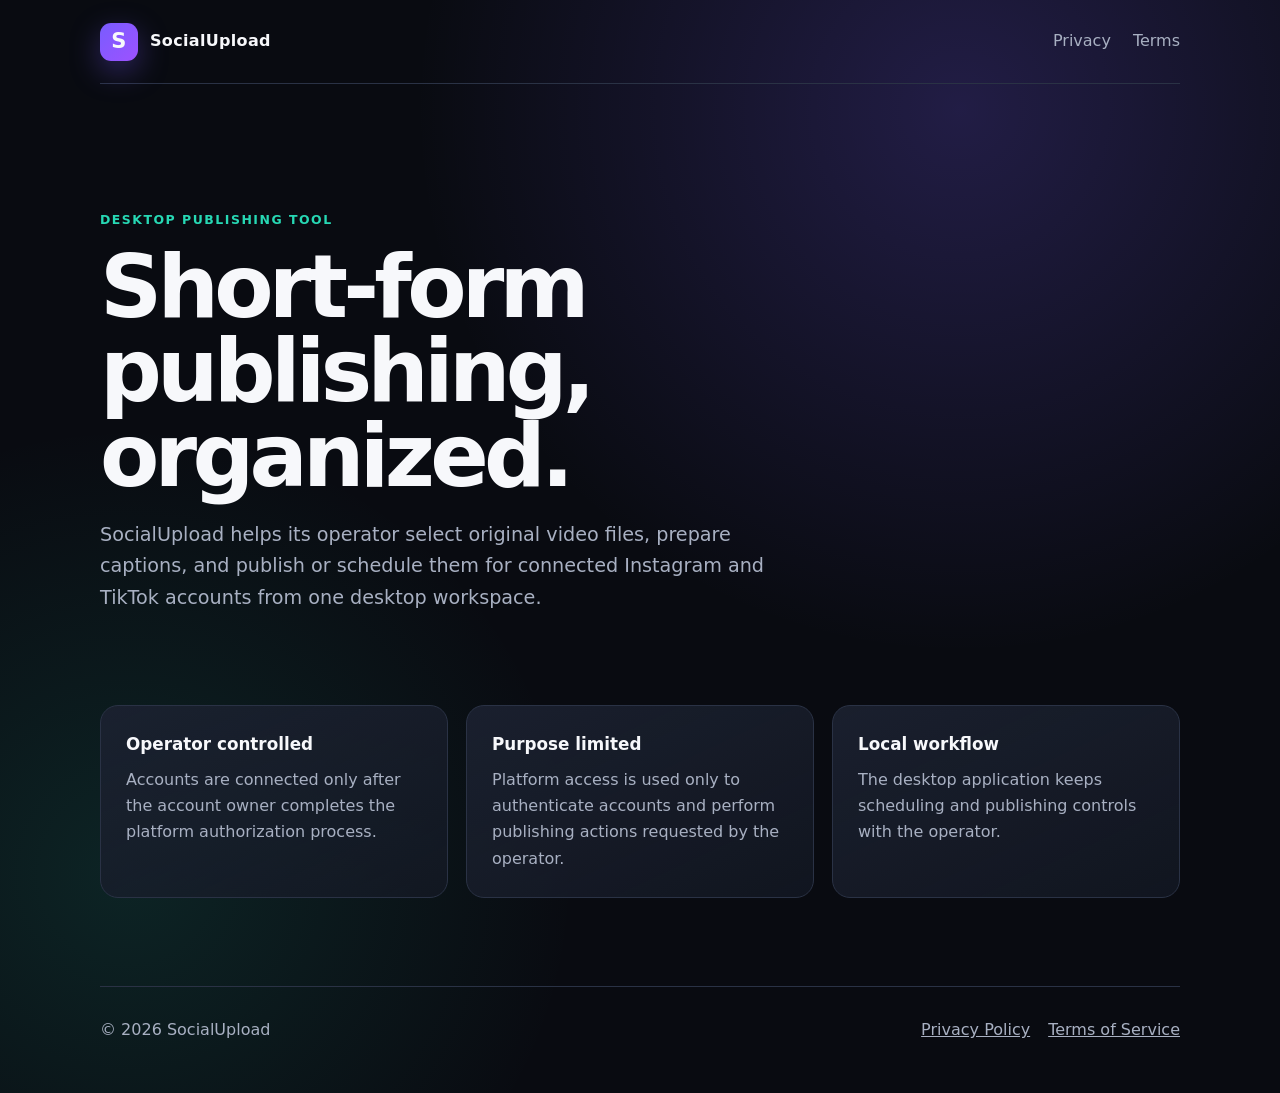
<file: index.html>
<!doctype html>
<html lang="en">
<head>
  <meta charset="utf-8">
  <meta name="viewport" content="width=device-width, initial-scale=1">
  <title>SocialUpload — Social video publishing</title>
  <meta name="description" content="SocialUpload is a desktop tool for organizing, scheduling, and publishing original short-form videos to connected social accounts.">
  <link rel="icon" href="/socialupload-icon.svg">
  <link rel="stylesheet" href="/styles.css">
</head>
<body>
  <div class="shell">
    <header>
      <a class="brand" href="/"><span class="mark" aria-hidden="true"></span>SocialUpload</a>
      <nav aria-label="Legal navigation"><a href="/privacy/">Privacy</a><a href="/terms/">Terms</a></nav>
    </header>
    <main>
      <section class="hero">
        <div class="eyebrow">Desktop publishing tool</div>
        <h1>Short-form publishing, organized.</h1>
        <p class="lead">SocialUpload helps its operator select original video files, prepare captions, and publish or schedule them for connected Instagram and TikTok accounts from one desktop workspace.</p>
      </section>
      <section class="grid" aria-label="Product capabilities">
        <article class="card"><strong>Operator controlled</strong><p>Accounts are connected only after the account owner completes the platform authorization process.</p></article>
        <article class="card"><strong>Purpose limited</strong><p>Platform access is used only to authenticate accounts and perform publishing actions requested by the operator.</p></article>
        <article class="card"><strong>Local workflow</strong><p>The desktop application keeps scheduling and publishing controls with the operator.</p></article>
      </section>
    </main>
    <footer><div class="footer-row"><span>© 2026 SocialUpload</span><span class="footer-links"><a href="/privacy/">Privacy Policy</a><a href="/terms/">Terms of Service</a></span></div></footer>
  </div>
</body>
</html>
</file>
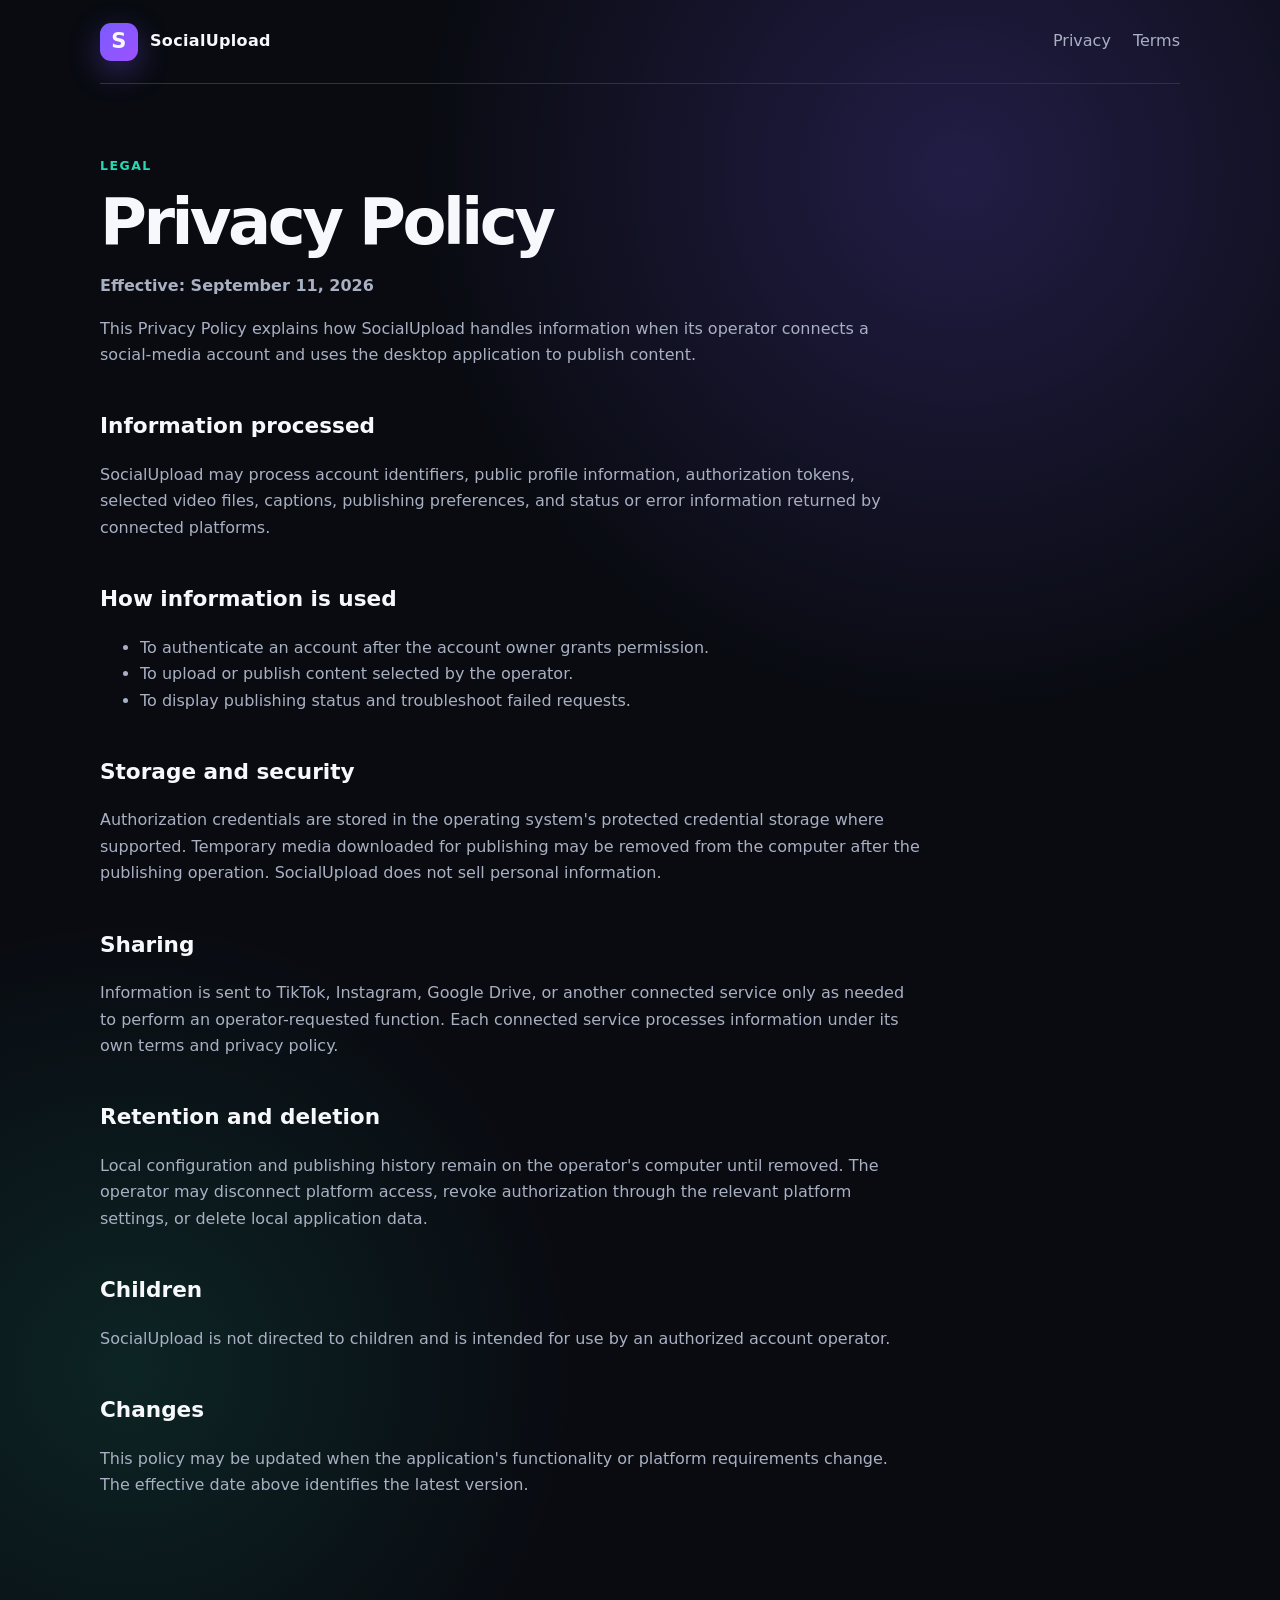
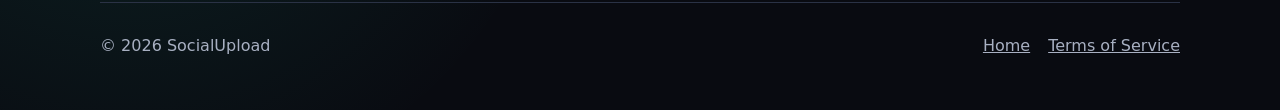
<file: privacy/index.html>
<!doctype html>
<html lang="en">
<head><meta charset="utf-8"><meta name="viewport" content="width=device-width, initial-scale=1"><title>Privacy Policy — SocialUpload</title><meta name="description" content="Privacy Policy for the SocialUpload desktop application."><link rel="icon" href="/socialupload-icon.svg"><link rel="stylesheet" href="/styles.css"></head>
<body><div class="shell">
<header><a class="brand" href="/"><span class="mark" aria-hidden="true"></span>SocialUpload</a><nav><a href="/privacy/">Privacy</a><a href="/terms/">Terms</a></nav></header>
<main class="document"><div class="eyebrow">Legal</div><h1>Privacy Policy</h1><p class="updated">Effective: September 11, 2026</p>
<p>This Privacy Policy explains how SocialUpload handles information when its operator connects a social-media account and uses the desktop application to publish content.</p>
<h2>Information processed</h2><p>SocialUpload may process account identifiers, public profile information, authorization tokens, selected video files, captions, publishing preferences, and status or error information returned by connected platforms.</p>
<h2>How information is used</h2><ul><li>To authenticate an account after the account owner grants permission.</li><li>To upload or publish content selected by the operator.</li><li>To display publishing status and troubleshoot failed requests.</li></ul>
<h2>Storage and security</h2><p>Authorization credentials are stored in the operating system's protected credential storage where supported. Temporary media downloaded for publishing may be removed from the computer after the publishing operation. SocialUpload does not sell personal information.</p>
<h2>Sharing</h2><p>Information is sent to TikTok, Instagram, Google Drive, or another connected service only as needed to perform an operator-requested function. Each connected service processes information under its own terms and privacy policy.</p>
<h2>Retention and deletion</h2><p>Local configuration and publishing history remain on the operator's computer until removed. The operator may disconnect platform access, revoke authorization through the relevant platform settings, or delete local application data.</p>
<h2>Children</h2><p>SocialUpload is not directed to children and is intended for use by an authorized account operator.</p>
<h2>Changes</h2><p>This policy may be updated when the application's functionality or platform requirements change. The effective date above identifies the latest version.</p></main>
<footer><div class="footer-row"><span>© 2026 SocialUpload</span><span class="footer-links"><a href="/">Home</a><a href="/terms/">Terms of Service</a></span></div></footer>
</div></body></html>
</file>
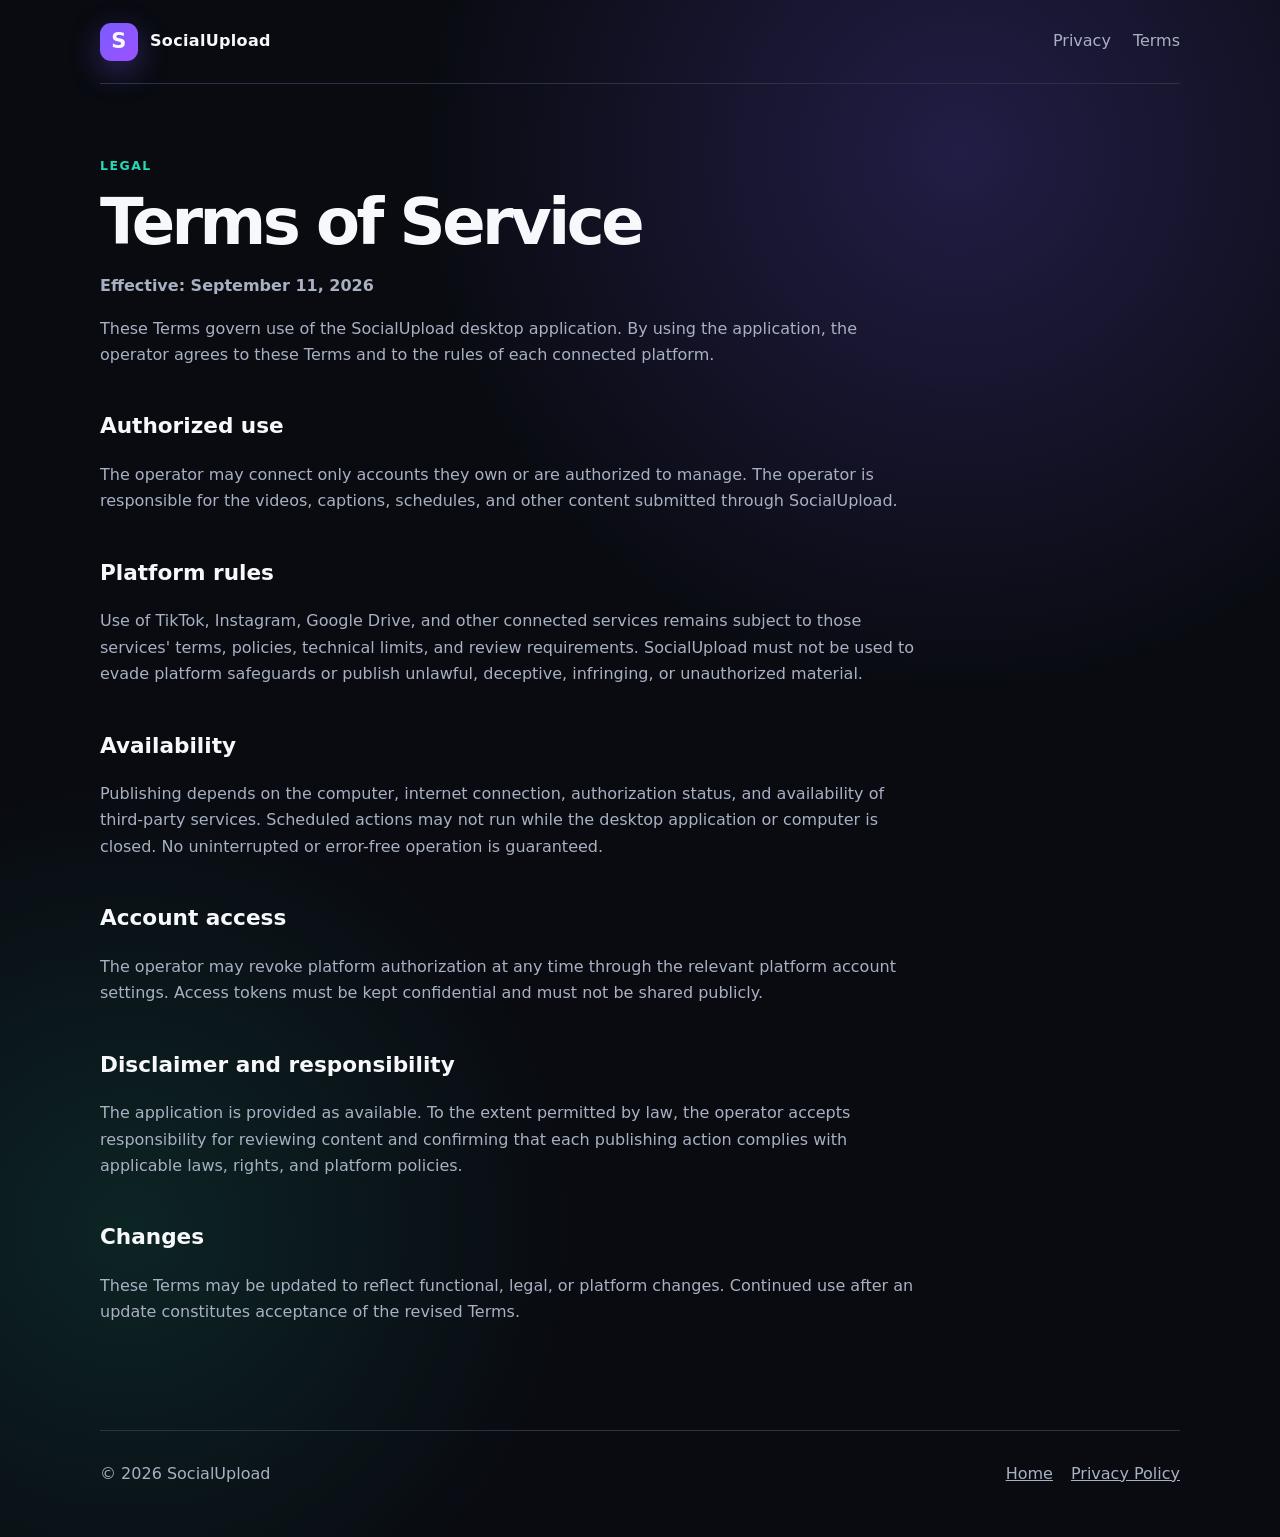
<file: terms/index.html>
<!doctype html>
<html lang="en">
<head><meta charset="utf-8"><meta name="viewport" content="width=device-width, initial-scale=1"><title>Terms of Service — SocialUpload</title><meta name="description" content="Terms of Service for the SocialUpload desktop application."><link rel="icon" href="/socialupload-icon.svg"><link rel="stylesheet" href="/styles.css"></head>
<body><div class="shell">
<header><a class="brand" href="/"><span class="mark" aria-hidden="true"></span>SocialUpload</a><nav><a href="/privacy/">Privacy</a><a href="/terms/">Terms</a></nav></header>
<main class="document"><div class="eyebrow">Legal</div><h1>Terms of Service</h1><p class="updated">Effective: September 11, 2026</p>
<p>These Terms govern use of the SocialUpload desktop application. By using the application, the operator agrees to these Terms and to the rules of each connected platform.</p>
<h2>Authorized use</h2><p>The operator may connect only accounts they own or are authorized to manage. The operator is responsible for the videos, captions, schedules, and other content submitted through SocialUpload.</p>
<h2>Platform rules</h2><p>Use of TikTok, Instagram, Google Drive, and other connected services remains subject to those services' terms, policies, technical limits, and review requirements. SocialUpload must not be used to evade platform safeguards or publish unlawful, deceptive, infringing, or unauthorized material.</p>
<h2>Availability</h2><p>Publishing depends on the computer, internet connection, authorization status, and availability of third-party services. Scheduled actions may not run while the desktop application or computer is closed. No uninterrupted or error-free operation is guaranteed.</p>
<h2>Account access</h2><p>The operator may revoke platform authorization at any time through the relevant platform account settings. Access tokens must be kept confidential and must not be shared publicly.</p>
<h2>Disclaimer and responsibility</h2><p>The application is provided as available. To the extent permitted by law, the operator accepts responsibility for reviewing content and confirming that each publishing action complies with applicable laws, rights, and platform policies.</p>
<h2>Changes</h2><p>These Terms may be updated to reflect functional, legal, or platform changes. Continued use after an update constitutes acceptance of the revised Terms.</p></main>
<footer><div class="footer-row"><span>© 2026 SocialUpload</span><span class="footer-links"><a href="/">Home</a><a href="/privacy/">Privacy Policy</a></span></div></footer>
</div></body></html>
</file>
<file: styles.css>
:root{color-scheme:dark;--bg:#090b11;--panel:#141925;--text:#f7f8fb;--muted:#a8b0c2;--accent:#795cff;--accent-2:#27d8b4;--border:#2a3245}*{box-sizing:border-box}body{margin:0;min-height:100vh;font:16px/1.65 Inter,ui-sans-serif,system-ui,-apple-system,BlinkMacSystemFont,"Segoe UI",sans-serif;color:var(--text);background:radial-gradient(circle at 75% 10%,rgba(121,92,255,.22),transparent 34rem),radial-gradient(circle at 10% 80%,rgba(39,216,180,.12),transparent 28rem),var(--bg)}a{color:inherit}.shell{width:min(1080px,calc(100% - 40px));margin:0 auto}header{display:flex;align-items:center;justify-content:space-between;min-height:84px;border-bottom:1px solid var(--border)}.brand{display:flex;align-items:center;gap:12px;font-weight:800;letter-spacing:.02em;text-decoration:none}.mark{display:grid;place-items:center;width:38px;height:38px;border-radius:11px;background:linear-gradient(135deg,var(--accent),#9d52ff);box-shadow:0 10px 30px rgba(121,92,255,.35)}.mark::after{content:"S";font-size:21px}nav{display:flex;gap:22px}nav a{color:var(--muted);text-decoration:none}nav a:hover{color:var(--text)}main{padding:72px 0 88px}.hero{max-width:760px;padding:54px 0 72px}.eyebrow{color:var(--accent-2);font-weight:700;letter-spacing:.12em;text-transform:uppercase;font-size:.78rem}h1{margin:14px 0 20px;font-size:clamp(2.6rem,7vw,5.4rem);line-height:.98;letter-spacing:-.055em}.lead{max-width:690px;color:var(--muted);font-size:1.2rem}.grid{display:grid;grid-template-columns:repeat(3,1fr);gap:18px}.card{padding:25px;border:1px solid var(--border);border-radius:18px;background:linear-gradient(155deg,rgba(27,33,48,.92),rgba(20,25,37,.72))}.card strong{display:block;margin-bottom:8px;font-size:1.05rem}.card p{margin:0;color:var(--muted)}.document{max-width:820px}.document h1{font-size:clamp(2.4rem,6vw,4rem)}.document h2{margin-top:40px;font-size:1.35rem}.document p,.document li{color:var(--muted)}.updated{color:var(--accent-2);font-weight:650}footer{padding:30px 0 50px;border-top:1px solid var(--border);color:var(--muted)}.footer-row{display:flex;justify-content:space-between;gap:20px;flex-wrap:wrap}.footer-links{display:flex;gap:18px}@media(max-width:720px){header{align-items:flex-start;padding:22px 0;gap:18px}nav{flex-direction:column;gap:4px;text-align:right}main{padding-top:40px}.hero{padding-top:28px}.grid{grid-template-columns:1fr}}
</file>
